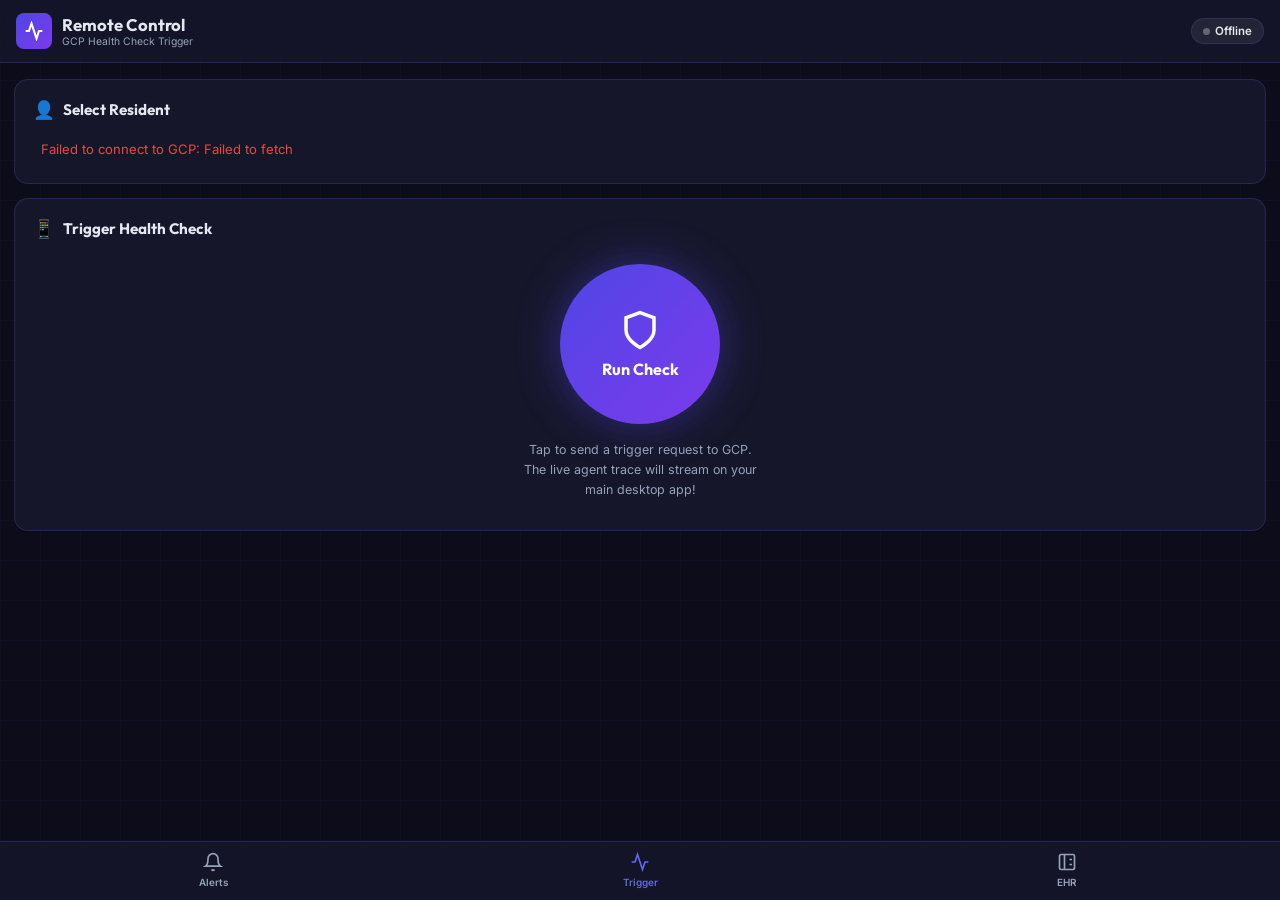
<file: remote/health-check.html>
<!DOCTYPE html>
<html lang="en">
<head>
    <meta charset="UTF-8">
    <meta name="viewport" content="width=device-width, initial-scale=1.0, user-scalable=no">
    <title>WellNest | Remote Control</title>
    <meta name="description" content="WellNest Remote Control — trigger the real AI clinical pipeline on GCP from any mobile or desktop device.">
    <link rel="preconnect" href="https://fonts.googleapis.com">
    <link href="https://fonts.googleapis.com/css2?family=Inter:wght@400;500;600;700&family=Outfit:wght@600;700;800&display=swap" rel="stylesheet">
    <style>
        :root {
            --ind: #4f46e5; --ind-lt: #6366f1; --purp: #7c3aed;
            --green: #10b981; --amber: #f59e0b; --red: #ef4444;
            --bg: #0c0c1a; --surf: #16162a; --bord: rgba(99,102,241,.2);
            --text: #e2e8f0; --muted: #94a3b8;
        }
        * { box-sizing: border-box; margin: 0; padding: 0; -webkit-tap-highlight-color: transparent; }
        html, body { height: 100%; }
        body { font-family: 'Inter', sans-serif; background: var(--bg); color: var(--text); display: flex; flex-direction: column; }
        body::before { content:''; position:fixed; inset:0; background: linear-gradient(rgba(99,102,241,.05) 1px,transparent 1px),linear-gradient(90deg,rgba(99,102,241,.05) 1px,transparent 1px); background-size:40px 40px; pointer-events:none; z-index:0; }

        .hdr { position:sticky; top:0; z-index:50; background:rgba(22,22,42,.92); backdrop-filter:blur(14px); border-bottom:1px solid var(--bord); padding:13px 16px; display:flex; align-items:center; justify-content:space-between; }
        .hdr-brand { display:flex; align-items:center; gap:10px; }
        .hdr-icon { width:36px; height:36px; background:linear-gradient(135deg,var(--ind),var(--purp)); border-radius:8px; display:flex; align-items:center; justify-content:center; }
        .hdr-title { font-family:'Outfit',sans-serif; font-size:1.05rem; font-weight:700; }
        .hdr-sub { font-size:0.65rem; color:var(--muted); }
        .conn-pill { display:flex; align-items:center; gap:5px; background:rgba(255,255,255,.07); border:1px solid var(--bord); border-radius:20px; padding:5px 11px; font-size:0.72rem; font-weight:600; }
        .cdot { width:7px; height:7px; border-radius:50%; background:rgba(255,255,255,.3); }
        .cdot.live { background:#34d399; animation:blink 2s infinite; }
        @keyframes blink { 0%,100%{opacity:1} 50%{opacity:.4} }

        .body { position:relative; z-index:1; flex:1; overflow-y:auto; padding:16px 14px 84px; display:flex; flex-direction:column; gap:14px; }
        .card { background:var(--surf); border:1px solid var(--bord); border-radius:14px; padding:18px; }
        .card-title { font-family:'Outfit',sans-serif; font-size:0.95rem; font-weight:700; margin-bottom:12px; display:flex; align-items:center; gap:8px; }
        .card-title span { font-size:1.1rem; }

        .res-list { display:flex; flex-direction:column; gap:7px; }
        .res-row { display:flex; align-items:center; justify-content:space-between; padding:11px 14px; background:rgba(255,255,255,.04); border:2px solid transparent; border-radius:10px; cursor:pointer; transition:all .2s; }
        .res-row:hover { border-color:var(--ind-lt); }
        .res-row.sel { border-color:var(--ind); background:rgba(79,70,229,.18); }
        .res-row-l { display:flex; align-items:center; gap:10px; }
        .rav { width:36px; height:36px; border-radius:50%; background:linear-gradient(135deg,var(--ind),var(--purp)); display:flex; align-items:center; justify-content:center; font-weight:700; font-size:0.95rem; flex-shrink:0; }
        .rname { font-weight:600; font-size:0.88rem; }
        .rmeta { font-size:0.7rem; color:var(--muted); }
        .rcheck { color:var(--ind-lt); opacity:0; transition:opacity .2s; }
        .res-row.sel .rcheck { opacity:1; }

        .trigger-wrap { display:flex; flex-direction:column; align-items:center; gap:16px; padding:12px 0; }
        .trigger-btn {
            width:160px; height:160px; border-radius:50%; border:none;
            background:linear-gradient(135deg,var(--ind),var(--purp));
            cursor:pointer; color:white;
            display:flex; flex-direction:column; align-items:center; justify-content:center; gap:8px;
            font-family:'Outfit',sans-serif; font-size:1rem; font-weight:700;
            box-shadow:0 0 45px rgba(79,70,229,.45);
            transition:all .3s; touch-action:manipulation;
        }
        .trigger-btn:hover { transform:scale(1.05); box-shadow:0 0 65px rgba(79,70,229,.65); }
        .trigger-btn:active { transform:scale(.96); }
        .trigger-btn:disabled { opacity:.45; cursor:not-allowed; transform:none; }
        .trigger-btn.running { animation:ring 1.4s ease infinite; background:linear-gradient(135deg,var(--amber),#d97706); }
        @keyframes ring {
            0%   { box-shadow:0 0 0 0 rgba(245,158,11,.65),0 0 40px rgba(245,158,11,.45); }
            70%  { box-shadow:0 0 0 28px rgba(245,158,11,0),0 0 40px rgba(245,158,11,.45); }
            100% { box-shadow:0 0 0 0 rgba(245,158,11,0),0 0 40px rgba(245,158,11,.45); }
        }
        .trigger-hint { font-size:0.78rem; color:var(--muted); text-align:center; max-width:260px; line-height:1.6; }

        .status-box {
            display:none; background:rgba(79,70,229,.12); border:1px solid rgba(99,102,241,.3);
            border-radius:12px; padding:16px; text-align:center; animation:fadeIn .3s ease;
        }
        @keyframes fadeIn { from{opacity:0;transform:translateY(4px)} to{opacity:1;transform:translateY(0)} }
        .status-title { font-family:'Outfit',sans-serif; font-weight:700; font-size:0.95rem; margin-bottom:6px; color:#a5b4fc; }
        .status-desc { font-size:0.78rem; color:var(--muted); line-height:1.5; }

        .bnav { position:fixed; bottom:0; left:0; right:0; background:rgba(22,22,42,.95); backdrop-filter:blur(14px); border-top:1px solid var(--bord); display:flex; z-index:50; padding-bottom:env(safe-area-inset-bottom); }
        .ni { flex:1; display:flex; flex-direction:column; align-items:center; justify-content:center; padding:10px 6px 12px; gap:4px; font-size:0.62rem; font-weight:600; color:var(--muted); text-decoration:none; border:none; background:none; cursor:pointer; transition:color .15s; }
        .ni.on, .ni:hover { color:var(--ind-lt); }
    </style>
</head>
<body>

<header class="hdr">
    <div class="hdr-brand">
        <div class="hdr-icon">
            <svg width="20" height="20" viewBox="0 0 24 24" fill="none" stroke="white" stroke-width="2.5"><path d="M22 12h-4l-3 9L9 3l-3 9H2"/></svg>
        </div>
        <div>
            <div class="hdr-title">Remote Control</div>
            <div class="hdr-sub">GCP Health Check Trigger</div>
        </div>
    </div>
    <div class="conn-pill">
        <div class="cdot" id="cdot"></div>
        <span id="ctext">Connecting...</span>
    </div>
</header>

<div class="body">

    <!-- SELECT RESIDENT -->
    <div class="card">
        <div class="card-title"><span>👤</span> Select Resident</div>
        <div class="res-list" id="res-list">
            <div style="color:var(--muted);font-size:0.85rem;padding:12px;text-align:center">Connecting to GCP...</div>
        </div>
    </div>

    <!-- TRIGGER BUTTON -->
    <div class="card">
        <div class="card-title"><span>📱</span> Trigger Health Check</div>
        <div class="trigger-wrap">
            <button class="trigger-btn" id="tbtn" onclick="runCheck()">
                <svg width="42" height="42" viewBox="0 0 24 24" fill="none" stroke="currentColor" stroke-width="2">
                    <path d="M12 22s8-4 8-10V5l-8-3-8 3v7c0 6 8 10 8 10z"/>
                </svg>
                <span id="blabel">Run Check</span>
            </button>
            <div class="trigger-hint" id="thint">
                Tap to send a trigger request to GCP.<br>The live agent trace will stream on your main desktop app!
            </div>
        </div>
    </div>

    <!-- STATUS DISPLAY -->
    <div class="status-box" id="sbox">
        <div class="status-title" id="stitle">⚡ Triggering GCP Cloud Run...</div>
        <div class="status-desc" id="sdesc">
            The AI Multi-Agent Audit is executing on GCP.<br>
            <strong>Look at your main desktop screen</strong> to watch the agents stream live!
        </div>
    </div>

</div>

<nav class="bnav">
    <a href="family-app.html" class="ni">
        <svg width="20" height="20" viewBox="0 0 24 24" fill="none" stroke="currentColor" stroke-width="2"><path d="M18 8A6 6 0 0 0 6 8c0 7-3 9-3 9h18s-3-2-3-9"/><path d="M13.73 21a2 2 0 0 1-3.46 0"/></svg>
        Alerts
    </a>
    <a class="ni on">
        <svg width="20" height="20" viewBox="0 0 24 24" fill="none" stroke="currentColor" stroke-width="2"><path d="M22 12h-4l-3 9L9 3l-3 9H2"/></svg>
        Trigger
    </a>
    <a href="ehr-gateway.html" class="ni">
        <svg width="20" height="20" viewBox="0 0 24 24" fill="none" stroke="currentColor" stroke-width="2"><rect x="3" y="3" width="18" height="18" rx="2"/><path d="M9 3v18M15 9h3M15 15h3"/></svg>
        EHR
    </a>
</nav>

<script>
const GCP = 'https://wellnest-a2a-28869653773.us-central1.run.app';
let selectedId = null;
let running = false;

// ── Check backend connectivity ──────────────────────────────
async function checkConn() {
    const dot = document.getElementById('cdot');
    const txt = document.getElementById('ctext');
    try {
        const r = await fetch(`${GCP}/api/alerts`, { signal: AbortSignal.timeout(6000) });
        if (r.ok) { dot.classList.add('live'); txt.textContent = 'GCP Live'; }
        else { throw new Error(); }
    } catch {
        dot.classList.remove('live');
        txt.textContent = 'Offline';
    }
}

// ── Load residents ──────────────────────────────────────────
async function loadResidents() {
    try {
        const r = await fetch(`${GCP}/api/residents`, { signal: AbortSignal.timeout(10000) });
        if (!r.ok) throw new Error('HTTP ' + r.status);
        const residents = await r.json();

        const el = document.getElementById('res-list');
        el.innerHTML = '';
        residents.forEach((res, i) => {
            const row = document.createElement('div');
            row.className = 'res-row' + (i === 0 ? ' sel' : '');
            if (i === 0) selectedId = res.id;
            row.innerHTML = `
                <div class="res-row-l">
                    <div class="rav">${res.name.charAt(0)}</div>
                    <div>
                        <div class="rname">${res.name}</div>
                        <div class="rmeta">Age ${res.age} · ${(res.conditions || []).slice(0, 2).join(', ')}</div>
                    </div>
                </div>
                <svg class="rcheck" width="18" height="18" viewBox="0 0 24 24" fill="none" stroke="currentColor" stroke-width="3">
                    <polyline points="20 6 9 17 4 12"/>
                </svg>
            `;
            row.onclick = () => {
                if (running) return;
                document.querySelectorAll('.res-row').forEach(r => r.classList.remove('sel'));
                row.classList.add('sel');
                selectedId = res.id;
            };
            el.appendChild(row);
        });
    } catch (e) {
        document.getElementById('res-list').innerHTML =
            `<div style="color:#ef4444;font-size:0.82rem;padding:8px">
                Failed to connect to GCP: ${e.message}
             </div>`;
    }
}

// ── Trigger GCP Health Check ────────────────────────────────
async function runCheck() {
    if (!selectedId || running) return;
    running = true;

    const btn = document.getElementById('tbtn');
    const lbl = document.getElementById('blabel');
    const sbox = document.getElementById('sbox');
    const stitle = document.getElementById('stitle');
    const sdesc = document.getElementById('sdesc');

    btn.classList.add('running');
    btn.disabled = true;
    lbl.textContent = 'Running...';
    
    sbox.style.display = 'block';
    stitle.textContent = '⚡ AI Agents Running on GCP...';
    sdesc.innerHTML = 'Look at your <strong>main desktop screen</strong> right now!<br>The Sensory Guardian, Medical Compliance, Cognitive Companion, and Care Coordinator are streaming live.';

    try {
        // Send POST to GCP. This keeps the server CPU active while agents execute.
        const res = await fetch(`${GCP}/api/residents/${selectedId}/check/trigger`, { 
            method: 'POST',
            signal: AbortSignal.timeout(180000) // 3 min safety window for GCP run
        });

        if (res.ok) {
            stitle.textContent = '✅ Health Check Completed!';
            sdesc.innerHTML = 'All 4 AI agents finished executing.<br>The main desktop dashboard, Family App, and EHR Gateway have all been updated.';
        } else {
            stitle.textContent = '⚠️ Check Triggered';
            sdesc.innerHTML = `Request sent to GCP (HTTP ${res.status}). Check main dashboard.`;
        }
    } catch (e) {
        stitle.textContent = '✅ Trigger Sent';
        sdesc.innerHTML = 'The health check request was dispatched to GCP.<br>Check your main desktop screen for live updates.';
    } finally {
        btn.classList.remove('running');
        btn.disabled = false;
        lbl.textContent = 'Run Check';
        running = false;
    }
}

checkConn();
loadResidents();
setInterval(checkConn, 15000);
</script>
</body>
</html>
</file>
